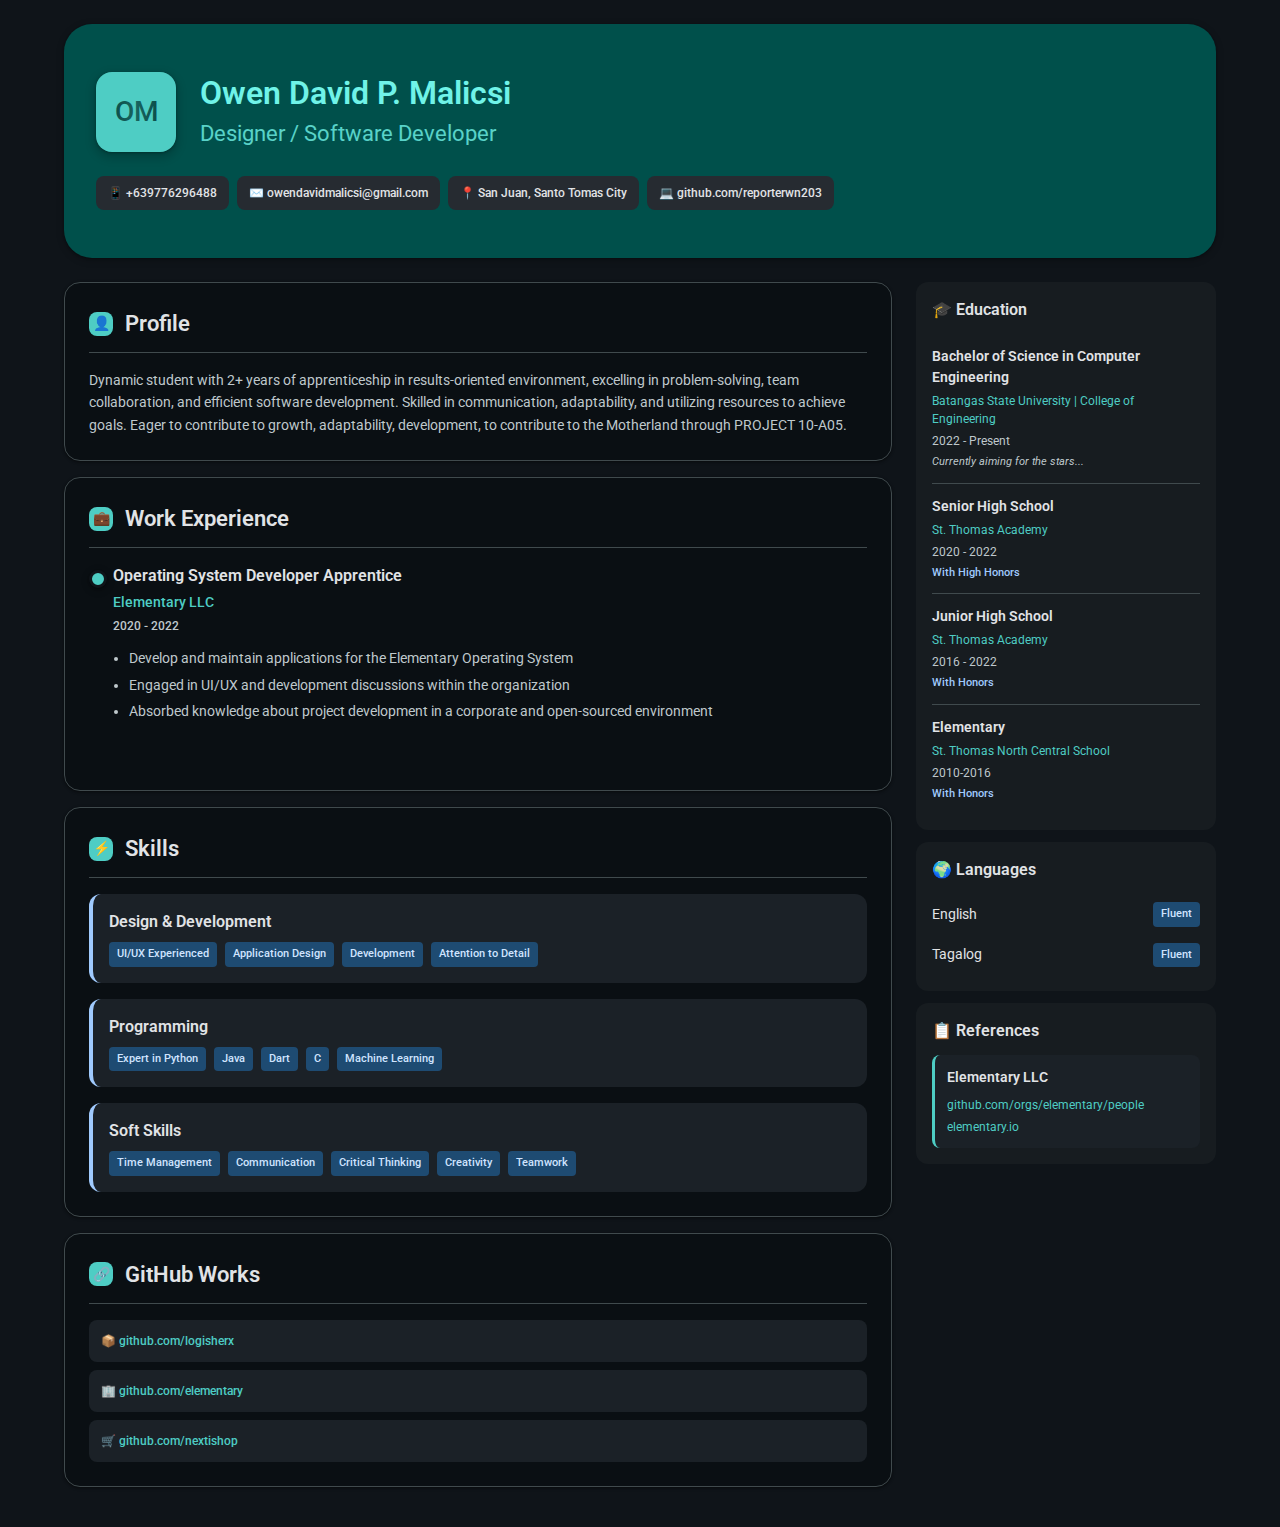
<file: material-you-resume.html>
<!DOCTYPE html>
<html lang="en">
<head>
    <meta charset="UTF-8">
    <meta name="viewport" content="width=device-width, initial-scale=1.0">
    <title>Owen David P. Malicsi - Designer & Software Developer</title>
    <style>
        @import url('https://fonts.googleapis.com/css2?family=Roboto:wght@300;400;500;600;700&display=swap');
        
        * {
            margin: 0;
            padding: 0;
            box-sizing: border-box;
        }
        
        :root {
            /* Material You Color Tokens - Dark Mode with Cyan-Green Accent */
            --md-sys-color-primary: #4ECDC4;
            --md-sys-color-on-primary: #003734;
            --md-sys-color-primary-container: #00504B;
            --md-sys-color-on-primary-container: #70F3E8;
            
            --md-sys-color-secondary: #B0CCC9;
            --md-sys-color-on-secondary: #1C3532;
            --md-sys-color-secondary-container: #334B47;
            --md-sys-color-on-secondary-container: #CCEAE5;
            
            --md-sys-color-tertiary: #A0CAFD;
            --md-sys-color-on-tertiary: #003258;
            --md-sys-color-tertiary-container: #1E4B72;
            --md-sys-color-on-tertiary-container: #D0E4FF;
            
            --md-sys-color-surface: #0F1419;
            --md-sys-color-surface-dim: #0F1419;
            --md-sys-color-surface-bright: #353A40;
            --md-sys-color-surface-container-lowest: #0A0F13;
            --md-sys-color-surface-container-low: #171C20;
            --md-sys-color-surface-container: #1B2127;
            --md-sys-color-surface-container-high: #262B31;
            --md-sys-color-surface-container-highest: #31363C;
            --md-sys-color-on-surface: #E1E3E6;
            --md-sys-color-on-surface-variant: #BFC8CC;
            
            --md-sys-color-outline: #8A9297;
            --md-sys-color-outline-variant: #404A4D;
            
            /* Elevation */
            --md-sys-elevation-level0: none;
            --md-sys-elevation-level1: 0px 1px 2px 0px rgba(0, 0, 0, 0.3), 0px 1px 3px 1px rgba(0, 0, 0, 0.15);
            --md-sys-elevation-level2: 0px 1px 2px 0px rgba(0, 0, 0, 0.3), 0px 2px 6px 2px rgba(0, 0, 0, 0.15);
            --md-sys-elevation-level3: 0px 1px 3px 0px rgba(0, 0, 0, 0.3), 0px 4px 8px 3px rgba(0, 0, 0, 0.15);
            --md-sys-elevation-level4: 0px 2px 3px 0px rgba(0, 0, 0, 0.3), 0px 6px 10px 4px rgba(0, 0, 0, 0.15);
            --md-sys-elevation-level5: 0px 4px 4px 0px rgba(0, 0, 0, 0.3), 0px 8px 12px 6px rgba(0, 0, 0, 0.15);
            
            /* Typography */
            --md-sys-typescale-display-large-size: 57px;
            --md-sys-typescale-display-medium-size: 45px;
            --md-sys-typescale-display-small-size: 36px;
            --md-sys-typescale-headline-large-size: 32px;
            --md-sys-typescale-headline-medium-size: 28px;
            --md-sys-typescale-headline-small-size: 24px;
            --md-sys-typescale-title-large-size: 22px;
            --md-sys-typescale-title-medium-size: 16px;
            --md-sys-typescale-title-small-size: 14px;
            --md-sys-typescale-body-large-size: 16px;
            --md-sys-typescale-body-medium-size: 14px;
            --md-sys-typescale-body-small-size: 12px;
            --md-sys-typescale-label-large-size: 14px;
            --md-sys-typescale-label-medium-size: 12px;
            --md-sys-typescale-label-small-size: 11px;
            
            /* Spacing */
            --md-comp-spacing-4: 4px;
            --md-comp-spacing-8: 8px;
            --md-comp-spacing-12: 12px;
            --md-comp-spacing-16: 16px;
            --md-comp-spacing-24: 24px;
            --md-comp-spacing-32: 32px;
            --md-comp-spacing-48: 48px;
            
            /* Shape */
            --md-sys-shape-corner-none: 0px;
            --md-sys-shape-corner-extra-small: 4px;
            --md-sys-shape-corner-small: 8px;
            --md-sys-shape-corner-medium: 12px;
            --md-sys-shape-corner-large: 16px;
            --md-sys-shape-corner-extra-large: 28px;
        }
        
        body {
            font-family: 'Roboto', -apple-system, BlinkMacSystemFont, 'Segoe UI', sans-serif;
            background: var(--md-sys-color-surface);
            color: var(--md-sys-color-on-surface);
            line-height: 1.5;
            font-size: var(--md-sys-typescale-body-medium-size);
            font-weight: 400;
            -webkit-font-smoothing: antialiased;
            -moz-osx-font-smoothing: grayscale;
        }
        
        .container {
            max-width: 1200px;
            margin: 0 auto;
            padding: var(--md-comp-spacing-24);
            min-height: 100vh;
        }
        
        /* Header Card */
        .header-card {
            background: var(--md-sys-color-primary-container);
            color: var(--md-sys-color-on-primary-container);
            border-radius: var(--md-sys-shape-corner-extra-large);
            padding: var(--md-comp-spacing-48) var(--md-comp-spacing-32);
            margin-bottom: var(--md-comp-spacing-24);
            box-shadow: var(--md-sys-elevation-level2);
            position: relative;
            overflow: hidden;
            transition: all 0.3s cubic-bezier(0.2, 0, 0, 1);
        }
        
        .header-card::before {
            content: '';
            position: absolute;
            top: -50%;
            right: -20%;
            width: 200px;
            height: 200px;
            background: linear-gradient(135deg, rgba(78, 205, 196, 0.15), rgba(78, 205, 196, 0.08));
            border-radius: 50%;
            animation: float 6s ease-in-out infinite;
        }
        
        @keyframes float {
            0%, 100% { transform: translateY(0px) rotate(0deg); }
            50% { transform: translateY(-20px) rotate(180deg); }
        }
        
        .header-content {
            position: relative;
            z-index: 2;
        }
        
        .profile-section {
            display: flex;
            align-items: center;
            gap: var(--md-comp-spacing-24);
            margin-bottom: var(--md-comp-spacing-24);
        }
        
        .avatar {
            width: 80px;
            height: 80px;
            border-radius: var(--md-sys-shape-corner-large);
            background: var(--md-sys-color-primary);
            color: var(--md-sys-color-on-primary);
            display: flex;
            align-items: center;
            justify-content: center;
            font-size: var(--md-sys-typescale-headline-medium-size);
            font-weight: 500;
            box-shadow: var(--md-sys-elevation-level3);
            position: relative;
            overflow: hidden;
        }
        
        .avatar::after {
            content: '';
            position: absolute;
            top: -50%;
            left: -50%;
            width: 200%;
            height: 200%;
            background: linear-gradient(45deg, transparent 30%, rgba(78, 205, 196, 0.3) 50%, transparent 70%);
            transform: rotate(45deg);
            animation: shimmer 3s ease-in-out infinite;
        }
        
        @keyframes shimmer {
            0% { transform: translateX(-100%) translateY(-100%) rotate(45deg); }
            100% { transform: translateX(100%) translateY(100%) rotate(45deg); }
        }
        
        .name-title {
            flex: 1;
        }
        
        .name {
            font-size: var(--md-sys-typescale-headline-large-size);
            font-weight: 600;
            margin-bottom: var(--md-comp-spacing-4);
            line-height: 1.2;
        }
        
        .title {
            font-size: var(--md-sys-typescale-title-large-size);
            font-weight: 400;
            opacity: 0.8;
        }
        
        .contact-chips {
            display: flex;
            flex-wrap: wrap;
            gap: var(--md-comp-spacing-8);
        }
        
        .chip {
            background: var(--md-sys-color-surface-container-high);
            color: var(--md-sys-color-on-surface);
            padding: var(--md-comp-spacing-8) var(--md-comp-spacing-12);
            border-radius: var(--md-sys-shape-corner-small);
            font-size: var(--md-sys-typescale-label-medium-size);
            font-weight: 500;
            display: flex;
            align-items: center;
            gap: var(--md-comp-spacing-4);
            transition: all 0.2s cubic-bezier(0.2, 0, 0, 1);
        }
        
        .chip:hover {
            background: var(--md-sys-color-secondary-container);
            box-shadow: var(--md-sys-elevation-level1);
            transform: translateY(-1px);
        }
        
        /* Main Content Grid */
        .main-grid {
            display: grid;
            grid-template-columns: 1fr 300px;
            gap: var(--md-comp-spacing-24);
        }
        
        /* Cards */
        .card {
            background: var(--md-sys-color-surface-container-lowest);
            border-radius: var(--md-sys-shape-corner-large);
            padding: var(--md-comp-spacing-24);
            margin-bottom: var(--md-comp-spacing-16);
            box-shadow: var(--md-sys-elevation-level1);
            transition: all 0.3s cubic-bezier(0.2, 0, 0, 1);
            border: 1px solid var(--md-sys-color-outline-variant);
        }
        
        .card:hover {
            box-shadow: var(--md-sys-elevation-level2);
            transform: translateY(-2px);
        }
        
        .card-header {
            display: flex;
            align-items: center;
            gap: var(--md-comp-spacing-12);
            margin-bottom: var(--md-comp-spacing-16);
            padding-bottom: var(--md-comp-spacing-12);
            border-bottom: 1px solid var(--md-sys-color-outline-variant);
        }
        
        .card-icon {
            width: 24px;
            height: 24px;
            background: var(--md-sys-color-primary);
            border-radius: var(--md-sys-shape-corner-small);
            display: flex;
            align-items: center;
            justify-content: center;
            color: var(--md-sys-color-on-primary);
            font-size: 14px;
        }
        
        .card-title {
            font-size: var(--md-sys-typescale-title-large-size);
            font-weight: 600;
            color: var(--md-sys-color-on-surface);
        }
        
        /* Timeline */
        .timeline {
            position: relative;
        }
        
        .timeline-item {
            position: relative;
            padding-left: var(--md-comp-spacing-24);
            margin-bottom: var(--md-comp-spacing-24);
            padding-bottom: var(--md-comp-spacing-16);
        }
        
        .timeline-item::before {
            content: '';
            position: absolute;
            left: 0;
            top: 6px;
            width: 12px;
            height: 12px;
            background: var(--md-sys-color-primary);
            border: 3px solid var(--md-sys-color-surface);
            border-radius: 50%;
            box-shadow: var(--md-sys-elevation-level2);
        }
        
        .timeline-item::after {
            content: '';
            position: absolute;
            left: 5px;
            top: 18px;
            width: 2px;
            height: calc(100% + var(--md-comp-spacing-8));
            background: linear-gradient(to bottom, 
                var(--md-sys-color-primary) 0%, 
                var(--md-sys-color-outline-variant) 50%, 
                transparent 100%);
        }
        
        .timeline-item:last-child::after {
            display: none;
        }
        
        .job-title {
            font-size: var(--md-sys-typescale-title-medium-size);
            font-weight: 600;
            color: var(--md-sys-color-on-surface);
            margin-bottom: var(--md-comp-spacing-4);
        }
        
        .company {
            color: var(--md-sys-color-primary);
            font-weight: 500;
            font-size: var(--md-sys-typescale-body-medium-size);
            margin-bottom: var(--md-comp-spacing-4);
        }
        
        .date {
            color: var(--md-sys-color-on-surface-variant);
            font-size: var(--md-sys-typescale-body-small-size);
            margin-bottom: var(--md-comp-spacing-12);
            font-weight: 500;
        }
        
        .description {
            color: var(--md-sys-color-on-surface-variant);
            line-height: 1.6;
        }
        
        .description ul {
            padding-left: var(--md-comp-spacing-16);
            margin-top: var(--md-comp-spacing-8);
        }
        
        .description li {
            margin-bottom: var(--md-comp-spacing-4);
        }
        
        /* Skills Grid */
        .skills-grid {
            display: grid;
            gap: var(--md-comp-spacing-16);
        }
        
        .skill-category {
            background: var(--md-sys-color-surface-container);
            padding: var(--md-comp-spacing-16);
            border-radius: var(--md-sys-shape-corner-medium);
            border-left: 4px solid var(--md-sys-color-tertiary);
            transition: all 0.2s cubic-bezier(0.2, 0, 0, 1);
        }
        
        .skill-category:hover {
            background: var(--md-sys-color-secondary-container);
            transform: translateX(4px);
        }
        
        .skill-category h4 {
            font-size: var(--md-sys-typescale-title-medium-size);
            font-weight: 600;
            color: var(--md-sys-color-on-surface);
            margin-bottom: var(--md-comp-spacing-8);
        }
        
        .skill-list {
            list-style: none;
            display: flex;
            flex-wrap: wrap;
            gap: var(--md-comp-spacing-8);
        }
        
        .skill-tag {
            background: var(--md-sys-color-tertiary-container);
            color: var(--md-sys-color-on-tertiary-container);
            padding: var(--md-comp-spacing-4) var(--md-comp-spacing-8);
            border-radius: var(--md-sys-shape-corner-extra-small);
            font-size: var(--md-sys-typescale-label-small-size);
            font-weight: 500;
            transition: all 0.2s cubic-bezier(0.2, 0, 0, 1);
        }
        
        .skill-tag:hover {
            background: var(--md-sys-color-tertiary);
            color: var(--md-sys-color-on-tertiary);
            transform: scale(1.05);
        }
        
        /* GitHub Links */
        .github-links {
            display: flex;
            flex-direction: column;
            gap: var(--md-comp-spacing-8);
        }
        
        .github-link {
            display: flex;
            align-items: center;
            gap: var(--md-comp-spacing-8);
            padding: var(--md-comp-spacing-12);
            background: var(--md-sys-color-surface-container);
            border-radius: var(--md-sys-shape-corner-small);
            text-decoration: none;
            color: var(--md-sys-color-primary);
            font-weight: 500;
            transition: all 0.2s cubic-bezier(0.2, 0, 0, 1);
            font-size: var(--md-sys-typescale-body-small-size);
        }
        
        .github-link:hover {
            background: var(--md-sys-color-primary-container);
            transform: translateX(4px);
        }
        
        /* Sidebar Cards */
        .sidebar-card {
            background: var(--md-sys-color-surface-container-low);
            border-radius: var(--md-sys-shape-corner-medium);
            padding: var(--md-comp-spacing-16);
            margin-bottom: var(--md-comp-spacing-12);
            transition: all 0.2s cubic-bezier(0.2, 0, 0, 1);
        }
        
        .sidebar-card:hover {
            background: var(--md-sys-color-surface-container);
            transform: translateY(-1px);
        }
        
        .sidebar-title {
            font-size: var(--md-sys-typescale-title-medium-size);
            font-weight: 600;
            color: var(--md-sys-color-on-surface);
            margin-bottom: var(--md-comp-spacing-12);
            display: flex;
            align-items: center;
            gap: var(--md-comp-spacing-8);
        }
        
        .education-item {
            padding: var(--md-comp-spacing-12) 0;
            border-bottom: 1px solid var(--md-sys-color-outline-variant);
        }
        
        .education-item:last-child {
            border-bottom: none;
        }
        
        .degree {
            font-weight: 600;
            color: var(--md-sys-color-on-surface);
            font-size: var(--md-sys-typescale-body-medium-size);
        }
        
        .school {
            color: var(--md-sys-color-primary);
            font-size: var(--md-sys-typescale-body-small-size);
            margin: var(--md-comp-spacing-4) 0;
        }
        
        .education-date {
            color: var(--md-sys-color-on-surface-variant);
            font-size: var(--md-sys-typescale-label-medium-size);
        }
        
        .honors {
            color: var(--md-sys-color-tertiary);
            font-size: var(--md-sys-typescale-label-small-size);
            font-weight: 500;
            margin-top: var(--md-comp-spacing-4);
        }
        
        .language-item {
            display: flex;
            justify-content: space-between;
            align-items: center;
            padding: var(--md-comp-spacing-8) 0;
        }
        
        .proficiency {
            background: var(--md-sys-color-tertiary-container);
            color: var(--md-sys-color-on-tertiary-container);
            padding: var(--md-comp-spacing-4) var(--md-comp-spacing-8);
            border-radius: var(--md-sys-shape-corner-extra-small);
            font-size: var(--md-sys-typescale-label-small-size);
            font-weight: 500;
        }
        
        /* Responsive Design */
        @media (max-width: 768px) {
            .container {
                padding: var(--md-comp-spacing-16);
            }
            
            .main-grid {
                grid-template-columns: 1fr;
            }
            
            .profile-section {
                flex-direction: column;
                text-align: center;
                gap: var(--md-comp-spacing-16);
            }
            
            .contact-chips {
                justify-content: center;
            }
            
            .header-card {
                padding: var(--md-comp-spacing-24) var(--md-comp-spacing-16);
            }
            
            .name {
                font-size: var(--md-sys-typescale-headline-medium-size);
            }
        }
        
        /* Accessibility */
        @media (prefers-reduced-motion: reduce) {
            * {
                animation-duration: 0.01ms !important;
                animation-iteration-count: 1 !important;
                transition-duration: 0.01ms !important;
            }
        }
        
        /* Focus styles for keyboard navigation */
        .chip:focus,
        .github-link:focus,
        .card:focus {
            outline: 2px solid var(--md-sys-color-primary);
            outline-offset: 2px;
        }
    </style>
</head>
<body>
    <div class="container">
        <div class="header-card">
            <div class="header-content">
                <div class="profile-section">
                    <div class="avatar">OM</div>
                    <div class="name-title">
                        <h1 class="name">Owen David P. Malicsi</h1>
                        <p class="title">Designer / Software Developer</p>
                    </div>
                </div>
                <div class="contact-chips">
                    <div class="chip">📱 +639776296488</div>
                    <div class="chip">✉️ owendavidmalicsi@gmail.com</div>
                    <div class="chip">📍 San Juan, Santo Tomas City</div>
                    <div class="chip">💻 github.com/reporterwn203</div>
                </div>
            </div>
        </div>

        <div class="main-grid">
            <main class="primary-content">
                <div class="card">
                    <div class="card-header">
                        <div class="card-icon">👤</div>
                        <h2 class="card-title">Profile</h2>
                    </div>
                    <p class="description">
                        Dynamic student with 2+ years of apprenticeship in results-oriented 
                        environment, excelling in problem-solving, team collaboration, and 
                        efficient software development. Skilled in communication, adaptability, and 
                        utilizing resources to achieve goals. Eager to contribute to growth, 
                        adaptability, development, to contribute to the Motherland through 
                        PROJECT 10-A05.
                    </p>
                </div>

                <div class="card">
                    <div class="card-header">
                        <div class="card-icon">💼</div>
                        <h2 class="card-title">Work Experience</h2>
                    </div>
                    <div class="timeline">
                        <div class="timeline-item">
                            <div class="job-title">Operating System Developer Apprentice</div>
                            <div class="company">Elementary LLC</div>
                            <div class="date">2020 - 2022</div>
                            <div class="description">
                                <ul>
                                    <li>Develop and maintain applications for the Elementary Operating System</li>
                                    <li>Engaged in UI/UX and development discussions within the organization</li>
                                    <li>Absorbed knowledge about project development in a corporate and open-sourced environment</li>
                                </ul>
                            </div>
                        </div>
                    </div>
                </div>

                <div class="card">
                    <div class="card-header">
                        <div class="card-icon">⚡</div>
                        <h2 class="card-title">Skills</h2>
                    </div>
                    <div class="skills-grid">
                        <div class="skill-category">
                            <h4>Design & Development</h4>
                            <div class="skill-list">
                                <span class="skill-tag">UI/UX Experienced</span>
                                <span class="skill-tag">Application Design</span>
                                <span class="skill-tag">Development</span>
                                <span class="skill-tag">Attention to Detail</span>
                            </div>
                        </div>
                        <div class="skill-category">
                            <h4>Programming</h4>
                            <div class="skill-list">
                                <span class="skill-tag">Expert in Python</span>
                                <span class="skill-tag">Java</span>
                                <span class="skill-tag">Dart</span>
                                <span class="skill-tag">C</span>
                                <span class="skill-tag">Machine Learning</span>
                            </div>
                        </div>
                        <div class="skill-category">
                            <h4>Soft Skills</h4>
                            <div class="skill-list">
                                <span class="skill-tag">Time Management</span>
                                <span class="skill-tag">Communication</span>
                                <span class="skill-tag">Critical Thinking</span>
                                <span class="skill-tag">Creativity</span>
                                <span class="skill-tag">Teamwork</span>
                            </div>
                        </div>
                    </div>
                </div>

                <div class="card">
                    <div class="card-header">
                        <div class="card-icon">🔗</div>
                        <h2 class="card-title">GitHub Works</h2>
                    </div>
                    <div class="github-links">
                        <a href="https://github.com/logisherx" class="github-link">
                            📦 github.com/logisherx
                        </a>
                        <a href="https://github.com/elementary" class="github-link">
                            🏢 github.com/elementary
                        </a>
                        <a href="https://github.com/nextishop" class="github-link">
                            🛒 github.com/nextishop
                        </a>
                    </div>
                </div>
            </main>

            <aside class="sidebar">
                <div class="sidebar-card">
                    <h2 class="sidebar-title">🎓 Education</h2>
                    
                    <div class="education-item">
                        <div class="degree">Bachelor of Science in Computer Engineering</div>
                        <div class="school">Batangas State University | College of Engineering</div>
                        <div class="education-date">2022 - Present</div>
                        <div style="font-style: italic; color: var(--md-sys-color-on-surface-variant); font-size: var(--md-sys-typescale-label-small-size); margin-top: var(--md-comp-spacing-4);">
                            Currently aiming for the stars...
                        </div>
                    </div>
                    
                    <div class="education-item">
                        <div class="degree">Senior High School</div>
                        <div class="school">St. Thomas Academy</div>
                        <div class="education-date">2020 - 2022</div>
                        <div class="honors">With High Honors</div>
                    </div>
                    
                    <div class="education-item">
                        <div class="degree">Junior High School</div>
                        <div class="school">St. Thomas Academy</div>
                        <div class="education-date">2016 - 2022</div>
                        <div class="honors">With Honors</div>
                    </div>
                    
                    <div class="education-item">
                        <div class="degree">Elementary</div>
                        <div class="school">St. Thomas North Central School</div>
                        <div class="education-date">2010-2016</div>
                        <div class="honors">With Honors</div>
                    </div>
                </div>

                <div class="sidebar-card">
                    <h2 class="sidebar-title">🌍 Languages</h2>
                    <div class="language-item">
                        <span>English</span>
                        <span class="proficiency">Fluent</span>
                    </div>
                    <div class="language-item">
                        <span>Tagalog</span>
                        <span class="proficiency">Fluent</span>
                    </div>
                </div>

                <div class="sidebar-card">
                    <h2 class="sidebar-title">📋 References</h2>
                    <div style="background: var(--md-sys-color-surface-container); padding: var(--md-comp-spacing-12); border-radius: var(--md-sys-shape-corner-small); border-left: 3px solid var(--md-sys-color-primary);">
                        <h4 style="font-weight: 600; color: var(--md-sys-color-on-surface); margin-bottom: var(--md-comp-spacing-8); font-size: var(--md-sys-typescale-body-medium-size);">Elementary LLC</h4>
                        <div style="display: flex; flex-direction: column; gap: var(--md-comp-spacing-4);">
                            <a href="https://github.com/orgs/elementary/people" style="color: var(--md-sys-color-primary); text-decoration: none; font-size: var(--md-sys-typescale-body-small-size); transition: opacity 0.2s;">github.com/orgs/elementary/people</a>
                            <a href="https://elementary.io" style="color: var(--md-sys-color-primary); text-decoration: none; font-size: var(--md-sys-typescale-body-small-size); transition: opacity 0.2s;">elementary.io</a>
                        </div>
                    </div>
                </div>
            </aside>
        </div>
    </div>
</body>
</html>
</file>
